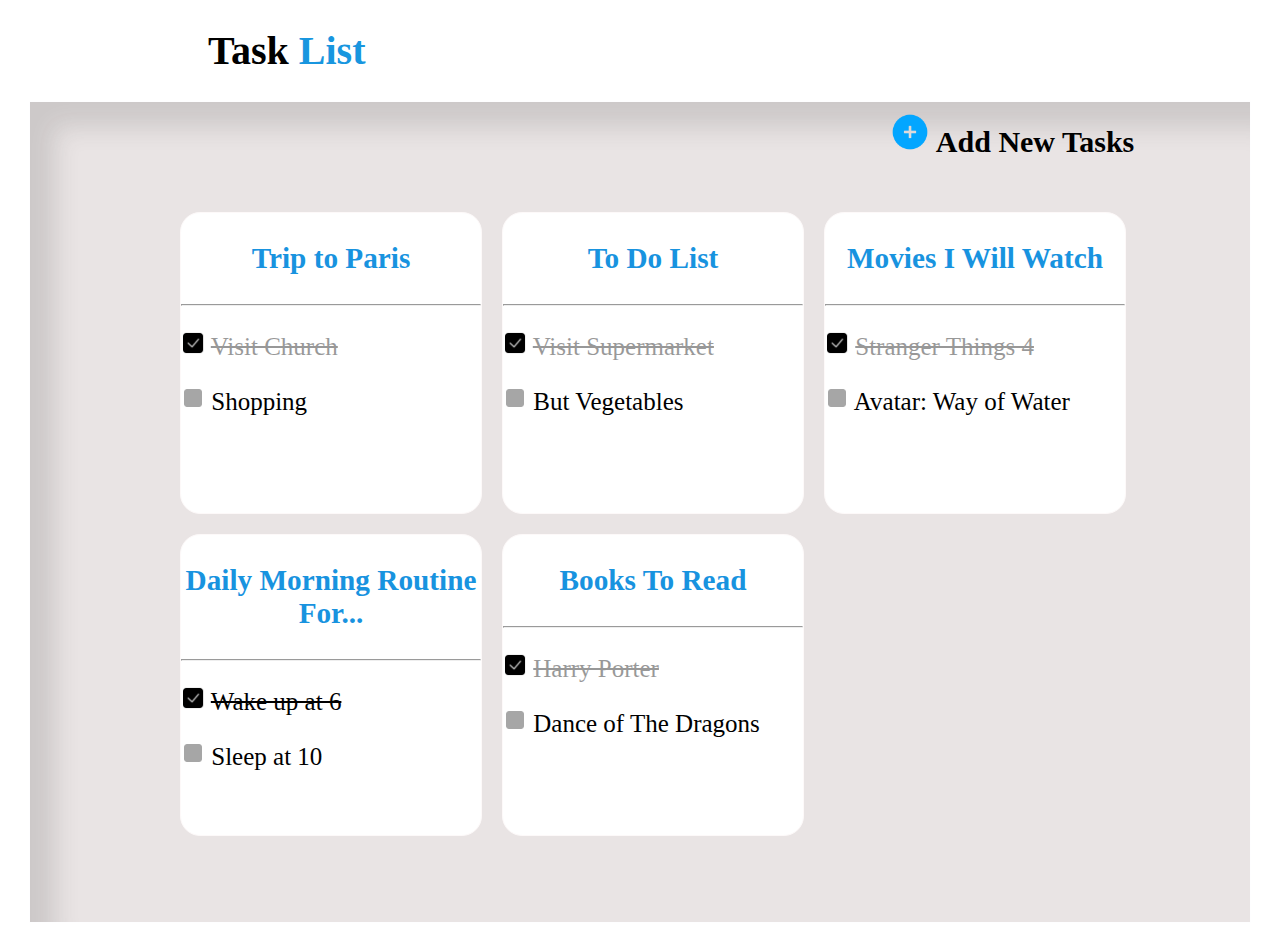
<file: index.html>
<!DOCTYPE html>
<html lang="en">
<head>
    <meta charset="UTF-8">
    <meta http-equiv="X-UA-Compatible" content="IE=edge">
    <meta name="viewport" content="width=device-width, initial-scale=1.0">
    <title>TODO APP UI WEB</title>
    <link rel="stylesheet" href="./style.css">
</head>
<body>
    <h1>
        Task
        <span style="color:rgb(24, 150, 223)">List</span>
    </h1>
    <div class="border">
        <main>
            <a class="adding" href="./index2.html" target="_self">
                <img src="./1039149.png" alt="plus symbol" height="40px" width="40px">
                Add New Tasks
            </a>
            <div class="flex">
                <div>
                    <a href="./index3.html">
                        <h3>Trip to Paris</h3>
                        <hr>
                        <p>
                            <img src="./checked-checkbox.png" alt="checkbox" width="24px" height="24px">
                            <del class="dash">Visit Church</del>
                        </p>
                        <p>
                            <img src="./unchecked-checkbox.png" alt="uncheckbox" width="24px" height="24px">
                            Shopping
                        </p>
                    </a>
                </div>
                <div>
                    <h3>To Do List</h3>
                    <hr>
                    <p>
                        <img src="./checked-checkbox.png" alt="checkbox" width="24px" height="24px">
                        <del class="dash2">Visit Supermarket</del>
                    </p>
                    <p>
                        <img src="./unchecked-checkbox.png" alt="uncheckbox" width="24px" height="24px">
                        But Vegetables
                </div>
                <div>
                    <h3>Movies I Will Watch</h3>
                    <hr>
                    <p>
                        <img src="./checked-checkbox.png" alt="checkbox" width="24px" height="24px">
                        <del class="dash3">Stranger Things 4</del>
                    </p>
                    <p>
                        <img src="./unchecked-checkbox.png" alt="uncheckbox" width="24px" height="24px">
                        Avatar: Way of Water
                    </p>
                </div>
                <div>
                    <h3>Daily Morning Routine For...</h3>
                    <hr>
                    <p>
                        <img src="./checked-checkbox.png" alt="checkbox" width="24px" height="24px">
                        <del class="dash4">Wake up at 6</del>
                    </p>
                    <p>
                        <img src="./unchecked-checkbox.png" alt="uncheckbox" width="24px" height="24px">
                        Sleep at 10
                    </p>
                </div>
                <div>
                    <h3>Books To Read</h3>
                    <hr>
                    <p>
                        <img src="./checked-checkbox.png" alt="checkbox" width="24px" height="24px">
                        <del class="dash5">Harry Porter</del>
                    </p>
                    <p>
                        <img src="./unchecked-checkbox.png" alt="uncheckbox" width="24px" height="24px">
                        Dance of The Dragons
                </div>
            </div>
        </main>
    </div>
</body>
</html>
</file>
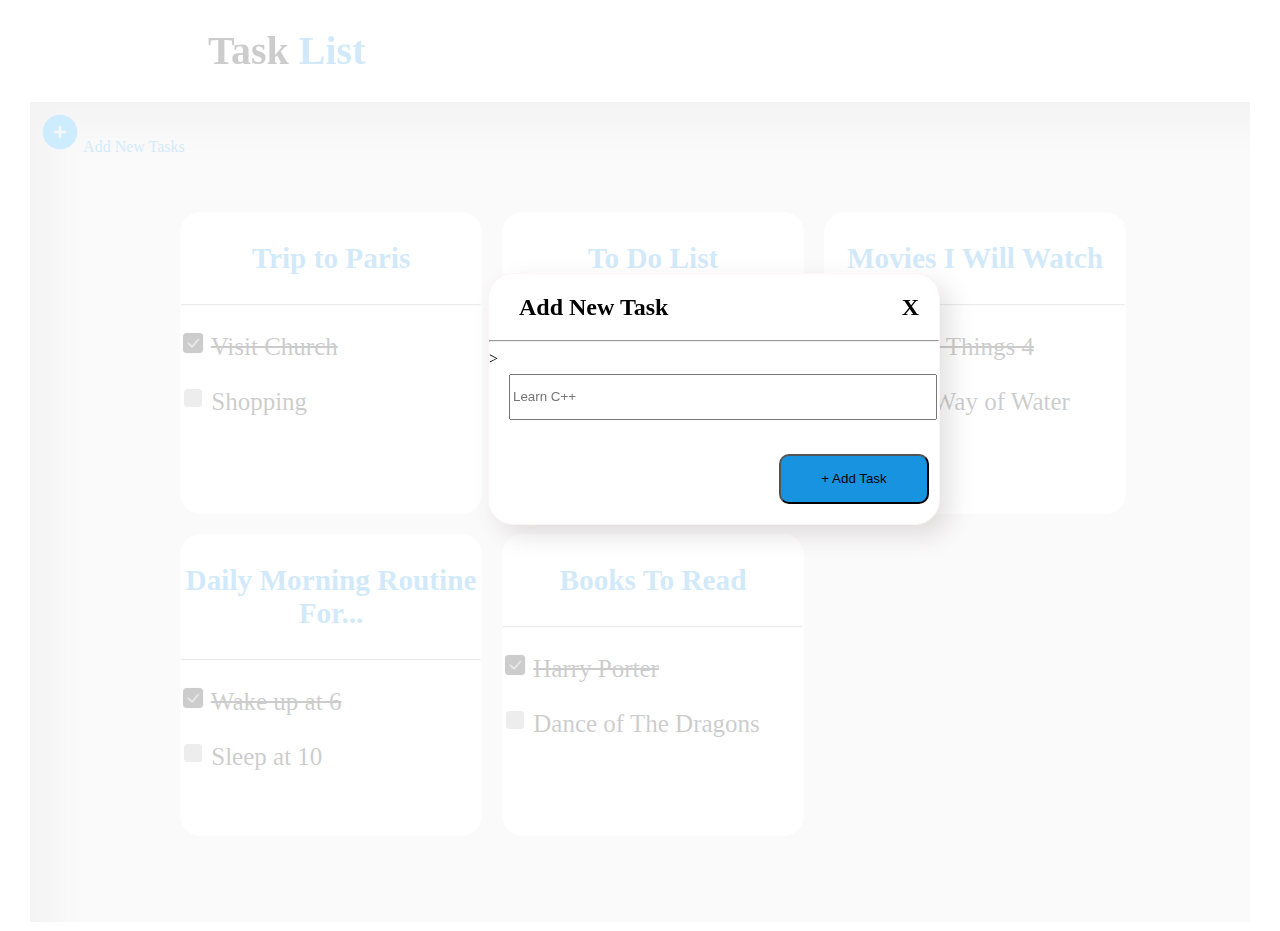
<file: index2.html>
<!DOCTYPE html>
<html lang="en">
<head>
    <meta charset="UTF-8">
    <meta http-equiv="X-UA-Compatible" content="IE=edge">
    <meta name="viewport" content="width=device-width, initial-scale=1.0">
    <title>Add New Task</title>
    <link rel="stylesheet" href="./style.css">
</head>
<body>
    <div class="xyz">
        <h1>
            Task
            <span style="color:rgb(24, 147, 223)">List</span>
        </h1>
        <div class="border">
            <main>
                <a class="add" href="./index2.html" target="_self">
                    <img src="./1039149.png" alt="plus symbol" height="40px" width="40px">
                    Add New Tasks
                </a>
                <div class="flex">
                    <div>
                        <a href="./index3.html">
                            <h3>Trip to Paris</h3>
                            <hr>
                            <p>
                                <img src="./checked-checkbox.png" alt="checkbox" width="24px" height="24px">
                                <del>Visit Church</del>
                            </p>
                            <p>
                                <img src="./unchecked-checkbox.png" alt="uncheckbox" width="24px" height="24px">
                                Shopping
                            </p>
                        </a>
                    </div>
                    <div>
                        <h3>To Do List</h3>
                        <hr>
                        <p>
                            <img src="./checked-checkbox.png" alt="checkbox" width="24px" height="24px">
                            <del>Visit Supermarket</del>
                        </p>
                        <p>
                            <img src="./unchecked-checkbox.png" alt="uncheckbox" width="24px" height="24px">
                            But Vegetables
                    </div>
                    <div>
                        <h3>Movies I Will Watch</h3>
                        <hr>
                        <p>
                            <img src="./checked-checkbox.png" alt="checkbox" width="24px" height="24px">
                            <del>Stranger Things 4</del>
                        </p>
                        <p>
                            <img src="./unchecked-checkbox.png" alt="uncheckbox" width="24px" height="24px">
                            Avatar: Way of Water
                        </p>
                    </div>
                    <div>
                        <h3>Daily Morning Routine For...</h3>
                        <hr>
                        <p>
                            <img src="./checked-checkbox.png" alt="checkbox" width="24px" height="24px">
                            <del>Wake up at 6</del>
                        </p>
                        <p>
                            <img src="./unchecked-checkbox.png" alt="uncheckbox" width="24px" height="24px">
                            Sleep at 10
                        </p>
                    </div>
                    <div>
                        <h3>Books To Read</h3>
                        <hr>
                        <p>
                            <img src="./checked-checkbox.png" alt="checkbox" width="24px" height="24px">
                            <del>Harry Porter</del>
                        </p>
                        <p>
                            <img src="./unchecked-checkbox.png" alt="uncheckbox" width="24px" height="24px">
                            Dance of The Dragons
                    </div>
                </div>
            </main>
        </div>
    </div>
    <div class="container">
        <h2>
            Add New Task
            <a class="x" href="./index.html">X</a>
        </h2>
        <hr>
        <div id="new">
            <input style="width:420px; height: 40px;" type="text" placeholder="Learn C++ ">
        </div>
        <button type="button" id="push" onclick="alert('one item is added')">+ Add Task</button>></button>
    </div>
  </body>
</html>
</file>
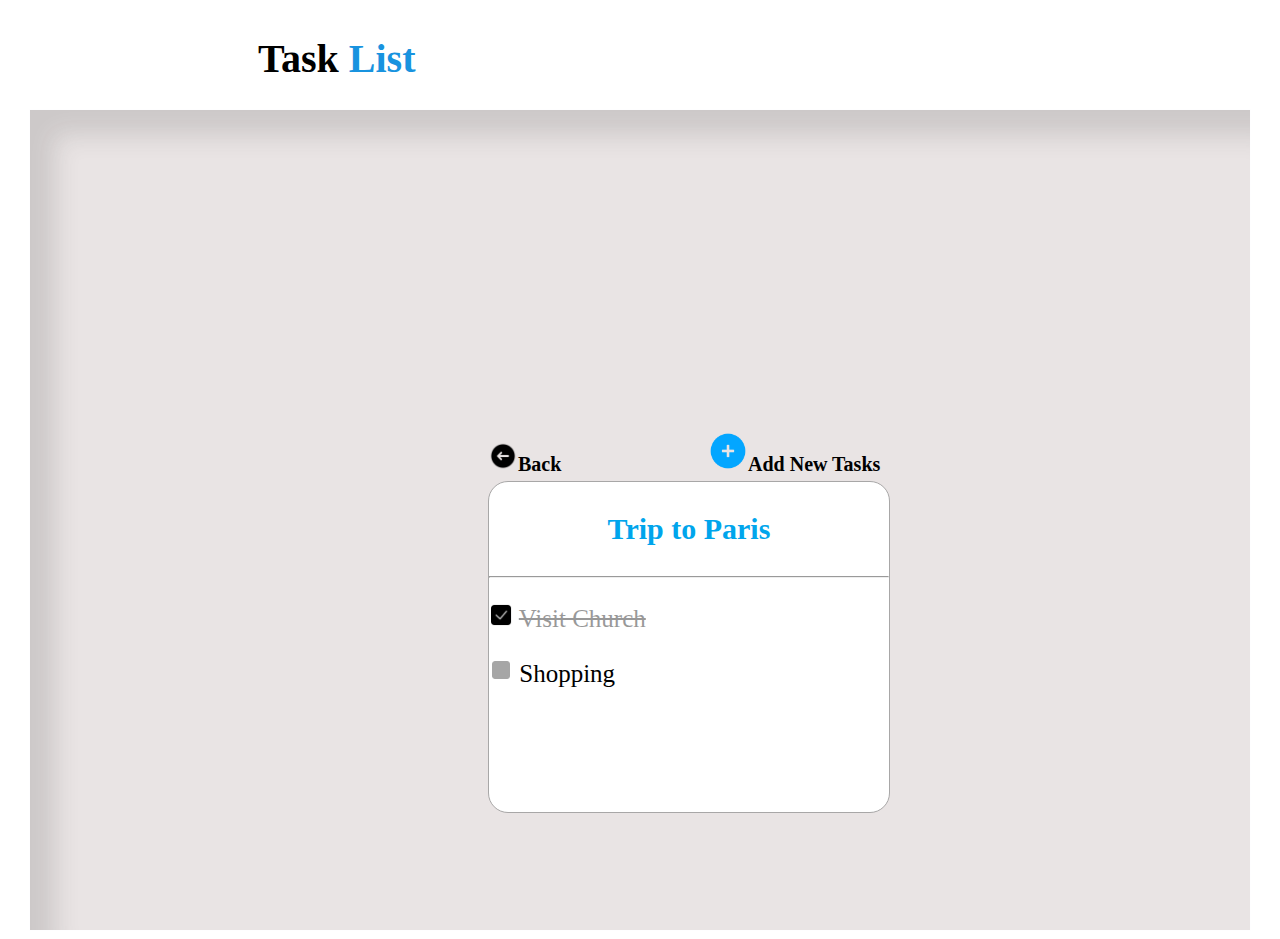
<file: index3.html>
<!DOCTYPE html>
<html lang="en">
<head>
    <meta charset="UTF-8">
    <meta http-equiv="X-UA-Compatible" content="IE=edge">
    <meta name="viewport" content="width=device-width, initial-scale=1.0">
    <title>Paris Trip</title>
    <link rel="stylesheet" href="./style.css">
</head>
<body>
    <div class="heading">
        <h1>
        Task
        <span style="color:rgb(24, 147, 223)">List</span>
        </h1>
    </div>
    <div class="border"></div>
    <a class="backarrow" href="./index.html" target="_self">
        <img src="./arrow-left.png" alt="left arrow" height="30px" width="30px">Back
    </a>
    <a class="task" href="./index4.html" target="_self">
        <img src="./1039149.png" alt="plus symbol" height="40px" width="40px">Add New Tasks
    </a>
    <div class="parisbox1">
        <div>
            <h3 style="color:#00A5EC; font-size:30px; text-align: center;">Trip to Paris</h3>
            <hr>
            <p>
                <img src="./checked-checkbox.png" alt="checkbox" width="24px" height="24px">
                <del class="fade">Visit Church</del>
            </p>
            <p>
                <img src="./unchecked-checkbox.png" alt="uncheckbox" width="24px" height="24px">
                Shopping
            </p>
        </div>
    </div>
</body>
</html>
</file>
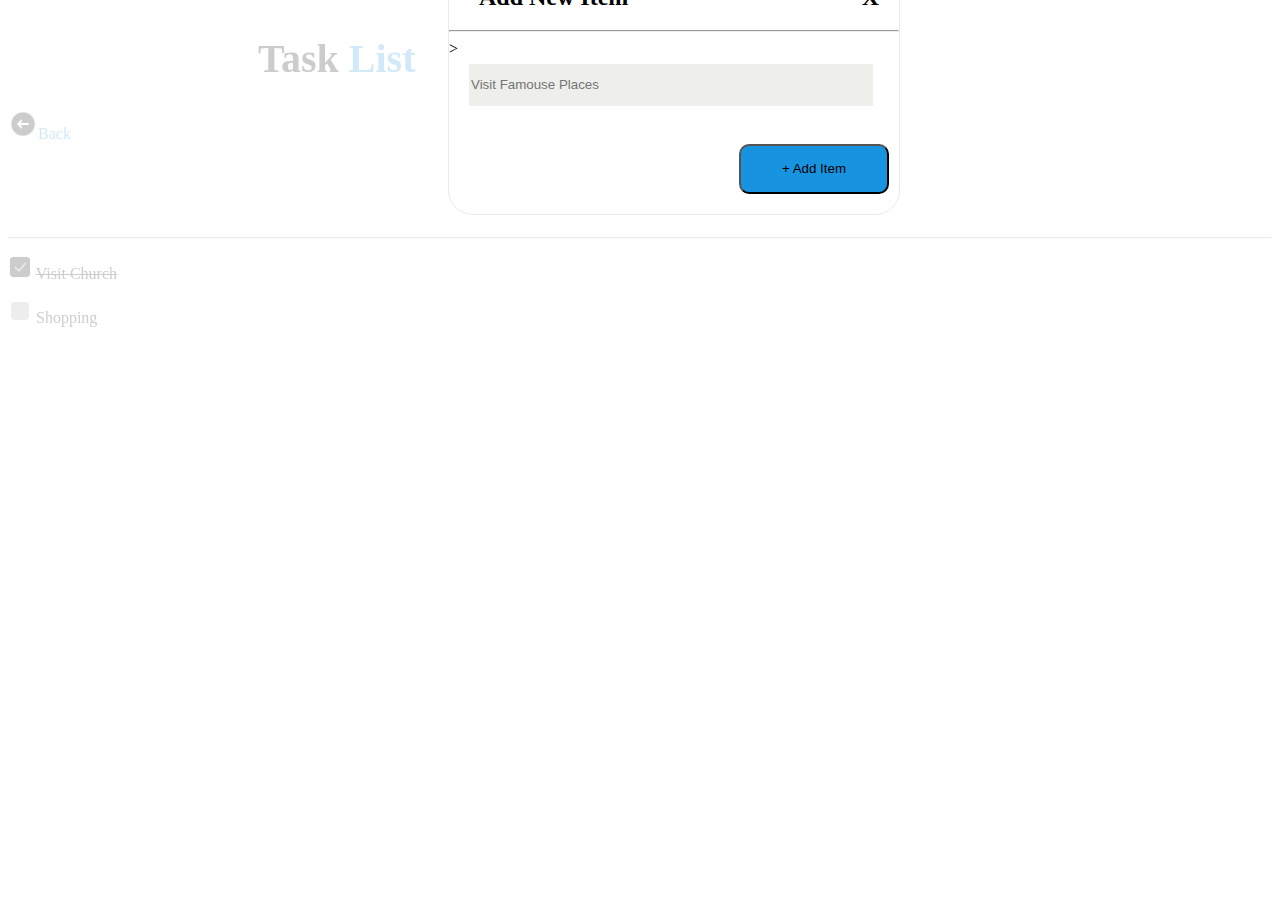
<file: index4.html>
<!DOCTYPE html>
<html lang="en">
<head>
    <meta charset="UTF-8">
    <meta http-equiv="X-UA-Compatible" content="IE=edge">
    <meta name="viewport" content="width=device-width, initial-scale=1.0">
    <title>Add New Item</title>
    <link rel="stylesheet" href="./style.css">
</head>
<body>
    <div class="blur">
        <div class="heading">
            <h1>
            Task
            <span style="color:rgb(24, 147, 223)">List</span>
            </h1>
        </div>
        <div class="border2"></div>
        <a class="back-arrow" href="./index.html" target="_self">
            <img src="./arrow-left.png" alt="left arrow" height="30px" width="30px">Back
        </a>
        <a class="task" href="./index4.html" target="_self">
            <img src="./1039149.png" alt="plus symbol" height="40px" width="40px">Add New Tasks
        </a>
        <div class="parisbox">
            <div>
                <h3 style="color:#00A5EC; font-size:30px; text-align: center;">Trip to Paris</h3>
                <hr>
                <p>
                    <img src="./checked-checkbox.png" alt="checkbox" width="24px" height="24px">
                    <del class="dull">Visit Church</del>
                </p>
                <p>
                    <img src="./unchecked-checkbox.png" alt="uncheckbox" width="24px" height="24px">
                    Shopping
                </p>
            </div>
        </div>
    </div>
    <div class="box">
        <h2>
            Add New Item
            <a class="x" href="./index3.html">X</a>
        </h2>
        <hr>
        <div id="new">
            <input style="width:400px; height: 40px;" type="text" id="abc" placeholder="Visit Famouse Places">
        </div>
        <button type="button" id="push" onclick="alert('one item is added')">+ Add Item</button>></button>
    </div>
</body>
</html>
</file>
<file: style.css>
/* index.html Css Code*/
            
h1{
    text-align: left;
    font-size: 40px;
    padding-left: 200px;
}
.border{
   border: 1px solid rgb(254, 254, 255);
   width: 1200px;
   height: 800px;
   padding: 10px;
   margin: auto;
   position: relative;
   background: rgb(233, 228, 228);
   box-shadow: inset 25px 25px 25px #3d3d3d29;
}
.adding{
    text-decoration: none;
    font-weight: bold;
    margin-left: 850px;
    color: black;
    font-size: 30px;
}
.flex > div {
    border: 1px solid rgb(253, 249, 249);
    width: 300px;
    height: 300px;
    margin: 10px;
    background-color: white;
    text-align: center;
    border-radius: 20px;
    font-size: 25px;
    color:rgb(24, 147, 223);
    margin-top: 10px;
}
.flex{
    display: flex;
    flex-wrap: wrap;
    position: absolute;
    top: 100px;
    margin-left: 130px;
}
.dash{
    opacity: 0.4;
}
.dash2{
    opacity: 0.4;
}
.dash3{
    opacity: 0.4;
}
.dasht4{
    opacity: 0.4;
}
.dash5{
    opacity: 0.4;
}
a{
    text-decoration: none;
    color:rgb(24, 147, 223)
}
p{
    text-align: left;
    color: black;
}

          

          /* index2.html Css Code*/



.xyz{
    width: 100%;
    filter: opacity(0.2);
}
.container{
    border: 1px solid rgb(251, 245, 245);
    border-radius: 25px;
    width: 450px;
    height: 250px;
    margin-left: 480px;
    margin-top: -650px;
    position: absolute;
    background: #FFFFFF 0% 0% no-repeat padding-box;;
    opacity: 1;
    box-shadow: 10px 10px 25px #52434329;
}
h2{
    padding-left: 30px;
    color: black;
}
.x{
    position: absolute;
    right: 20px;
    text-decoration: none;
    color: black;
}
#new{
    position: absolute;
    left: 10px;
    top: 100px;
    padding-left: 10px;
}
#push{
    background-color: rgb(24, 147, 223);
    border-radius: 10px;
    display: inline-block;
    position: absolute;
    left: 290px;
    top: 180px;
    height: 50px;
    width: 150px;
}

            
            /* index3.html Css Code*/


.heading{
    margin-left: 50px;
    font-size: 50px;
    font-weight: bold;
    display: inline-block;
}
.border1{
    border: 1px solid rgb(254, 254, 255);
   width: 1200px;
   height: 500px;
   padding: 10px;
   margin: auto;
   position: relative;
   background: rgb(233, 228, 228);
   box-shadow: inset 25px 25px 25px #3d3d3d29;
}
.parisbox1{
    border: 1px solid rgb(168, 167, 167);
    width: 400px;
    height: 330px;
    position: absolute;
    background-color: white;
    text-align: center;
    border-radius: 20px;
    font-size: 25px;
    color:rgb(24, 147, 223);
    margin-left: 480px;
    margin-top: -450px;
}
.backarrow{
    margin-left: 480px;
    margin-top: -490px;
    position: absolute;
    font-size: 20px;
    color: black;
    font-weight: bold;
}
.task{
    position: absolute;
    margin-top: -500px;
    margin-left: 700px;
    text-decoration: none;
    font-weight: bold;
    color: black;
    font-size: 20px;
}
.fade{
    opacity: 0.4;
}


                  /* index4.html Css Code*/

.blur{
    width: 100%;
    filter: opacity(0.2);
}
.box{
    border: 1px solid rgb(235, 233, 233);
    border-radius: 25px;
    width: 450px;
    height: 250px;
    position: absolute;
    margin-left: 440px;
    margin-top: -380px;
    background: white;
}
#abc{
    border: rgb(209, 206, 206);
    background-color: rgb(238, 238, 235);
}
</file>
